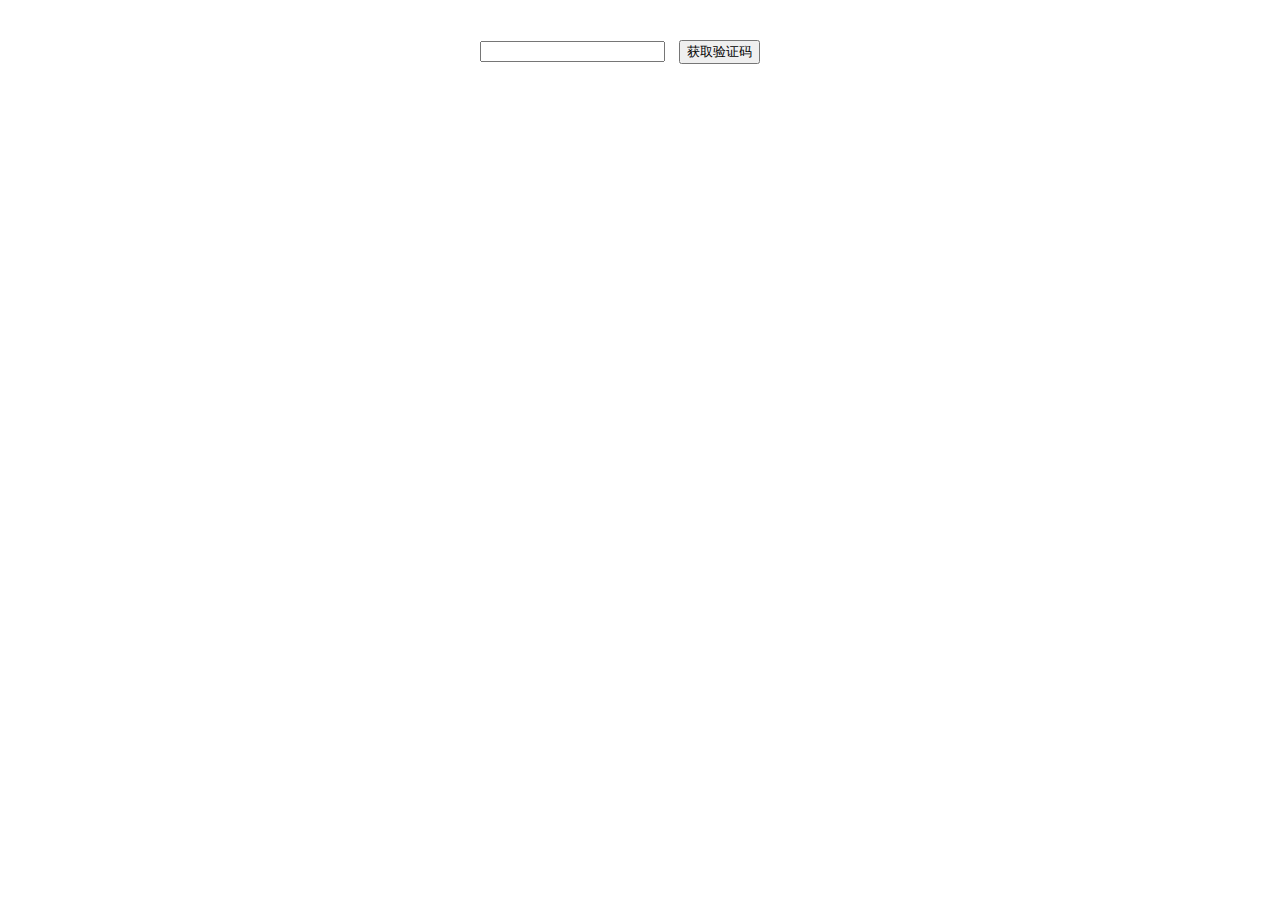
<file: 验证码倒计时/index.html>
<!DOCTYPE html PUBLIC "-//W3C//DTD XHTML 1.0 Transitional//EN" "http://www.w3.org/TR/xhtml1/DTD/xhtml1-transitional.dtd">
<html xmlns="http://www.w3.org/1999/xhtml">
<head>
<meta http-equiv="Content-Type" content="text/html; charset=utf-8" />
<head>
<title></title>

<script type="text/javascript" src="js/jquery-1.7.2.min.js"></script>

	<script type="text/javascript">
        var InterValObj1; //timer变量，控制时间
        var count1 = 60; //间隔函数，1秒执行
        var num;//当前剩余秒数
        var code1 = ""; //验证码
        var codeLength = 6;//验证码长度
        function senddata() {
            num = count1;
            var dealType; //验证方式
            var uid=$("#uid").val();//用户uid
            if ($("#phone").attr("checked") == true) {
                dealType = "phone";
            }
            else {
                dealType = "email";
            }
//产生验证码
            for (var i = 0; i < codeLength; i++) {
                code1 += parseInt(Math.random() * 9).toString();
            }
//设置button效果，开始计时
            $("#btnSend").attr("disabled", "true");
            $("#btnSend").val( + num + "秒再获取");
            InterValObj1 = window.setInterval(shijian, 1000); //启动计时器，1秒执行一次
//向后台发送处理数据
            $.ajax({
                type: "POST", //用POST方式传输
                dataType: "text", //数据格式:JSON
                url: 'Login.ashx', //目标地址
                data: "dealType=" + dealType +"&uid=" + uid + "&code=" + code,
                error: function (XMLHttpRequest, textStatus, errorThrown) { },
                success: function (msg){ }
            });
        }
        //timer处理函数
        function shijian() {
            if (num == 0) {
                window.clearInterval(InterValObj1);//停止计时器
                $("#btnSend").removeAttr("disabled");//启用按钮
                $("#btnSend").val("重新发送验证码");
                code1 = ""; //清除验证码。如果不清除，过时间后，输入收到的验证码依然有效
            }
            else {
                num--;
                $("#btnSend").val( + num + "秒再获取");
            }
        }
	</script>

</head>
<body>
		
		<div style="width:320px;margin:40px auto 0 auto;">
			<input type="text" style="margin-right: 10px;" class="" />
			<input id="btnSend" type="button" value="获取验证码" onClick="senddata()" />
		</div>
		
</body>
</html>
</file>
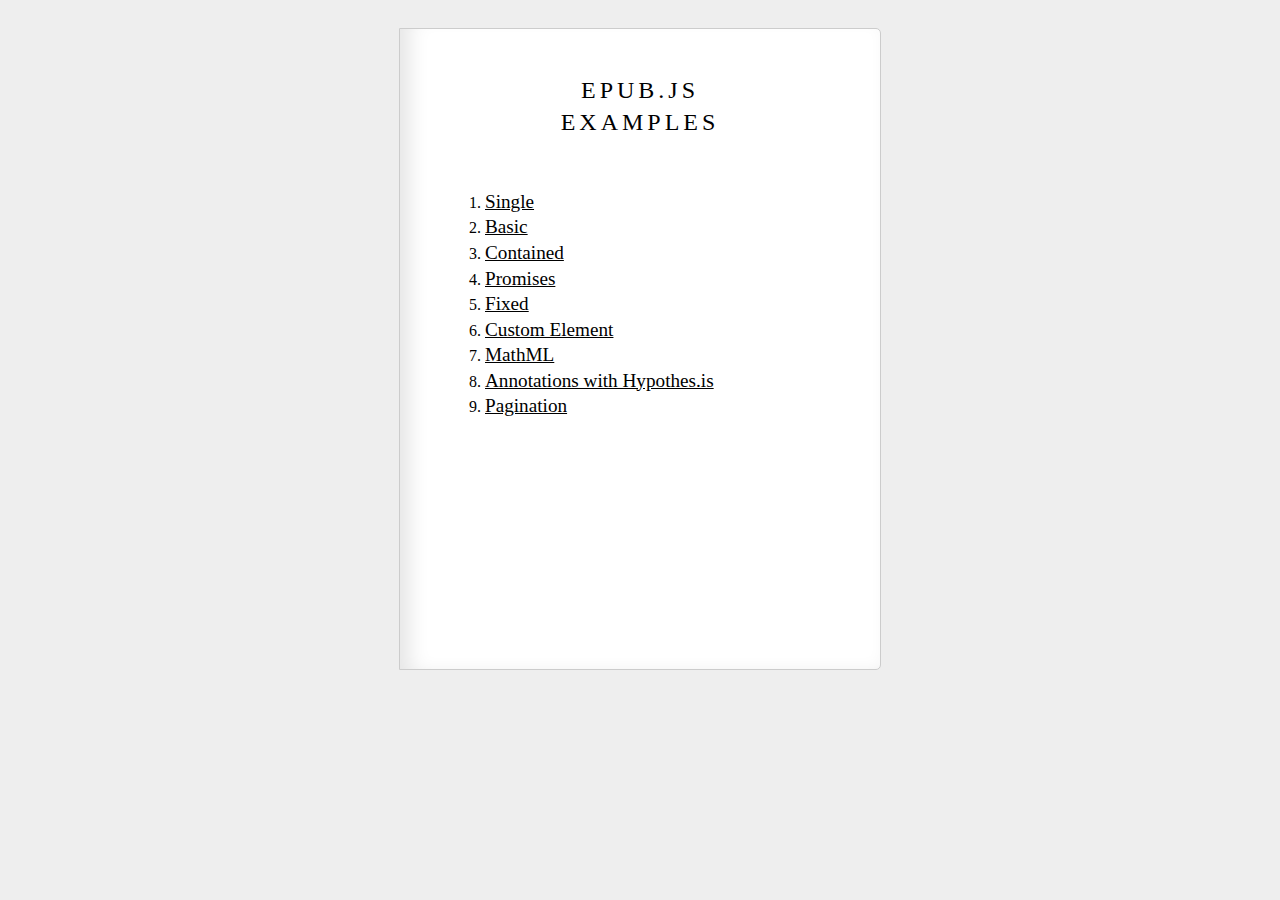
<file: epub/epub/index.html>
<!DOCTYPE html>
<html class="no-js">
    <head>
        <meta charset="utf-8">
        <meta http-equiv="X-UA-Compatible" content="IE=edge,chrome=1">
        <title>ePubJS Examples</title>
        <meta name="description" content="">
        <meta name="viewport" content="width=device-width">
        <meta name="apple-mobile-web-app-capable" content="yes">

        <style type="text/css">

          body {
            overflow: auto;
            background: #eee;
          }

          #wrapper {
            width: 480px;
            height: 640px;
            overflow: hidden;
            border: 1px solid #ccc;
            margin: 28px auto;
            background: #fff;
            border-radius: 0 5px 5px 0;
          }

          #area {
            width: 480px;
            height: 660px;
            margin: -30px auto;
            -moz-box-shadow:      inset 10px 0 20px rgba(0,0,0,.1);
            -webkit-box-shadow:   inset 10px 0 20px rgba(0,0,0,.1);
            box-shadow:           inset 10px 0 20px rgba(0,0,0,.1);
          }

          #area iframe {
            padding: 40px 40px;
          }

          body {
            font-size: 1em;
            line-height: 1.33em;
            font-family: serif;

          }
          h1 {
            text-align: center;
            font-size: 1.5em;
            line-height: 1.33em;
            text-align: center;
            padding-bottom: 0em;
            text-align: center;
            text-transform: uppercase;
            font-weight: normal;
            letter-spacing: 4px;
            padding-top: 60px;
          }

          ol {
            width: 350px;
            margin: 50px auto;
            /*font-family: sans-serif;*/
          }

          a {
            font-size: 1.2em;
            line-height: 1.33em;
            color: #000;
          }
        </style>


    </head>
    <body>
        <div id="main">
          <div id="wrapper">
            <div id="area">

              <h1>EPUB.js<br>Examples</h1>
              <ol>
                <li><a href="examples/single.html">Single</a></li>
                <li><a href="examples/basic.html">Basic</a></li>
                <li><a href="examples/contained.html">Contained</a></li>
                <li><a href="examples/promises.html">Promises</a></li>
                <li><a href="examples/fixed.html">Fixed</a></li>
                <li><a href="examples/custom-elements.html">Custom Element</a></li>
                <li><a href="examples/mathml.html">MathML</a></li>
                <li><a href="examples/hypothesis.html">Annotations with Hypothes.is</a></li>
                <li><a href="examples/pagination.html">Pagination</a></li>
              </ol>

            </div>
          </div>
        </div>


    </body>
</html>
</file>
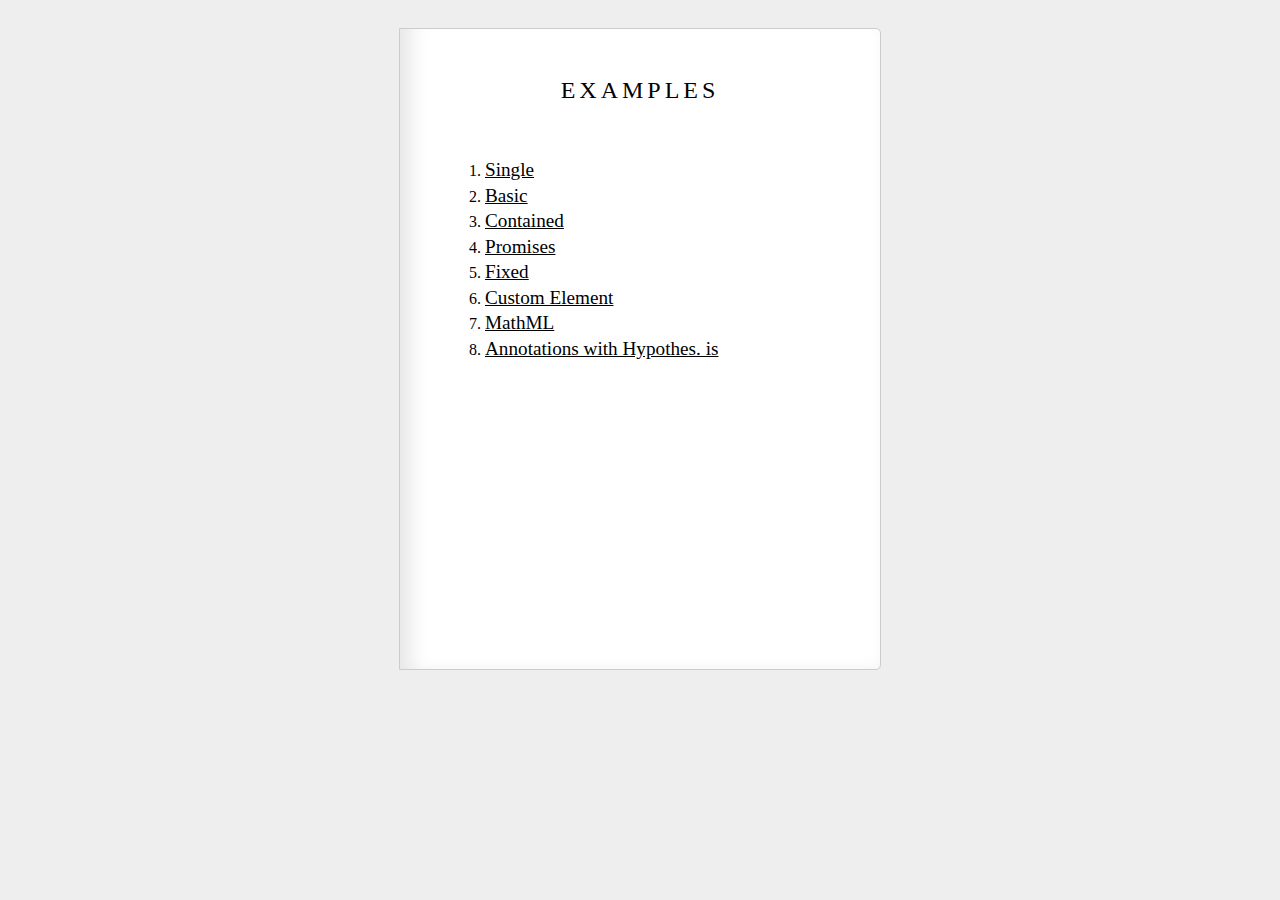
<file: epub/epub/examples/index.html>
<!DOCTYPE html>
<html class="no-js">
    <head>
        <meta charset="utf-8">
        <meta http-equiv="X-UA-Compatible" content="IE=edge,chrome=1">
        <title>ePubJS Examples</title>
        <meta name="description" content="">
        <meta name="viewport" content="width=device-width">
        <meta name="apple-mobile-web-app-capable" content="yes">

        <style type="text/css">

          body {
            overflow: auto;
            background: #eee;
          }

          #wrapper {
            width: 480px;
            height: 640px;
            overflow: hidden;
            border: 1px solid #ccc;
            margin: 28px auto;
            background: #fff;
            border-radius: 0 5px 5px 0;
          }

          #area {
            width: 480px;
            height: 660px;
            margin: -30px auto;
            -moz-box-shadow:      inset 10px 0 20px rgba(0,0,0,.1);
            -webkit-box-shadow:   inset 10px 0 20px rgba(0,0,0,.1);
            box-shadow:           inset 10px 0 20px rgba(0,0,0,.1);
          }

          #area iframe {
            padding: 40px 40px;
          }

          body {
            font-size: 1em;
            line-height: 1.33em;
            font-family: serif;

          }
          h1 {
            text-align: center;
            font-size: 1.5em;
            line-height: 1.33em;
            text-align: center;
            padding-bottom: 0em;
            text-align: center;
            text-transform: uppercase;
            font-weight: normal;
            letter-spacing: 4px;
            padding-top: 60px;
          }

          ol {
            width: 350px;
            margin: 50px auto;
            /*font-family: sans-serif;*/
          }

          a {
            font-size: 1.2em;
            line-height: 1.33em;
            color: #000;
          }
        </style>


    </head>
    <body>
        <div id="main">
          <div id="wrapper">
            <div id="area">

              <h1>Examples</h1>
              <ol>
                <li><a href="single.html">Single</a></li>
                <li><a href="basic.html">Basic</a></li>
                <li><a href="contained.html">Contained</a></li>
                <li><a href="promises.html">Promises</a></li>
                <li><a href="fixed.html">Fixed</a></li>
                <li><a href="custom-elements.html">Custom Element</a></li>
                <li><a href="mathml.html">MathML</a></li>
                <li><a href="hypothesis.html">Annotations with Hypothes. is</a></li>
              </ol>

            </div>
          </div>
        </div>


    </body>
</html>
</file>
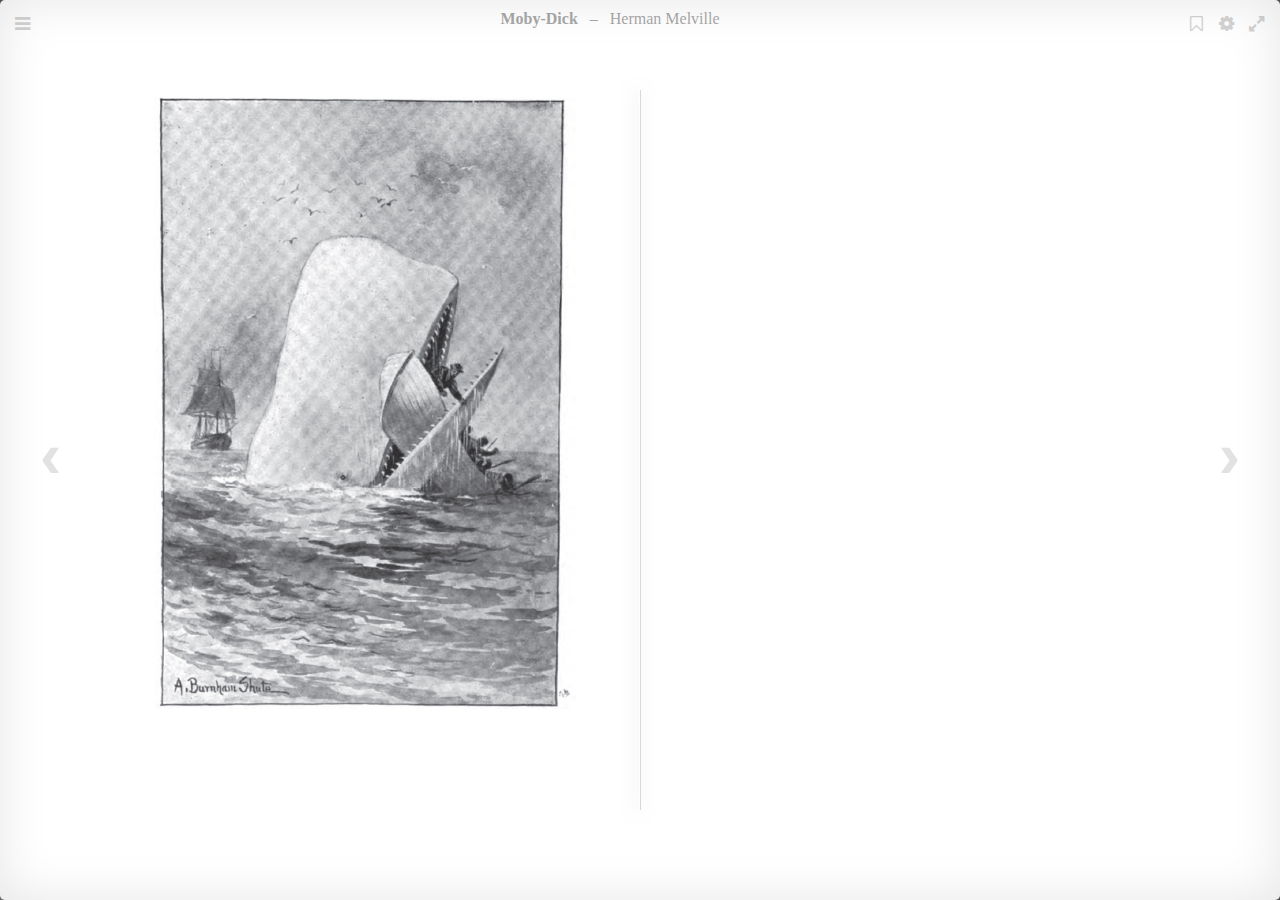
<file: epub/epub/reader/index.html>
<!DOCTYPE html>
<html class="no-js">
    <head>
        <meta charset="utf-8">
        <meta http-equiv="X-UA-Compatible" content="IE=edge,chrome=1">
        <title></title>
        <meta name="description" content="">
        <meta name="viewport" content="width=device-width, user-scalable=no">
        <meta name="apple-mobile-web-app-capable" content="yes">

        <link rel="stylesheet" href="css/normalize.css">
        <link rel="stylesheet" href="css/main.css">
        <link rel="stylesheet" href="css/popup.css">

        <script src="js/libs/jquery.min.js"></script>

        <script src="js/libs/zip.min.js"></script>

        <script>
            "use strict";

            document.onreadystatechange = function () {
              if (document.readyState == "complete") {
                EPUBJS.filePath = "js/libs/";
                EPUBJS.cssPath = window.location.href.replace(window.location.hash, '').replace('index.html', '') + "css/";
                // fileStorage.filePath = EPUBJS.filePath;

                window.reader = ePubReader("moby-dick/");
              }
            };

        </script>

        <!-- File Storage -->
        <!-- <script src="js/libs/localforage.min.js"></script> -->

        <!-- Full Screen -->
        <script src="js/libs/screenfull.min.js"></script>

        <!-- Render -->
        <script src="js/epub.min.js"></script>

        <!-- Hooks -->
        <script src="js/hooks.min.js"></script>

        <!-- Reader -->
        <script src="js/reader.min.js"></script>

        <!-- Plugins -->
        <!-- <script src="js/plugins/search.js"></script> -->

        <!-- Highlights -->
        <!-- <script src="js/libs/jquery.highlight.js"></script> -->
        <!-- <script src="js/hooks/extensions/highlight.js"></script> -->

    </head>
    <body>
      <div id="sidebar">
        <div id="panels">
          <input id="searchBox" placeholder="search" type="search">

          <a id="show-Search" class="show_view icon-search" data-view="Search">Search</a>
          <a id="show-Toc" class="show_view icon-list-1 active" data-view="Toc">TOC</a>
          <a id="show-Bookmarks" class="show_view icon-bookmark" data-view="Bookmarks">Bookmarks</a>
          <a id="show-Notes" class="show_view icon-edit" data-view="Notes">Notes</a>

        </div>
        <div id="tocView" class="view">
        </div>
        <div id="searchView" class="view">
          <ul id="searchResults"></ul>
        </div>
        <div id="bookmarksView" class="view">
          <ul id="bookmarks"></ul>
        </div>
        <div id="notesView" class="view">
          <div id="new-note">
            <textarea id="note-text"></textarea>
            <button id="note-anchor">Anchor</button>
          </div>
          <ol id="notes"></ol>
        </div>
      </div>
      <div id="main">

        <div id="titlebar">
          <div id="opener">
            <a id="slider" class="icon-menu">Menu</a>
          </div>
          <div id="metainfo">
            <span id="book-title"></span>
            <span id="title-seperator">&nbsp;&nbsp;–&nbsp;&nbsp;</span>
            <span id="chapter-title"></span>
          </div>
          <div id="title-controls">
            <a id="bookmark" class="icon-bookmark-empty">Bookmark</a>
            <a id="setting" class="icon-cog">Settings</a>
            <a id="fullscreen" class="icon-resize-full">Fullscreen</a>
          </div>
        </div>

        <div id="divider"></div>
        <div id="prev" class="arrow">‹</div>
        <div id="viewer"></div>
        <div id="next" class="arrow">›</div>

        <div id="loader"><img src="img/loader.gif"></div>
      </div>
      <div class="modal md-effect-1" id="settings-modal">
          <div class="md-content">
              <h3>Settings</h3>
              <div>
                  <p>
                    <input type="checkbox" id="sidebarReflow" name="sidebarReflow">Reflow text when sidebars are open.
                  </p>
              </div>
              <div class="closer icon-cancel-circled"></div>
          </div>
      </div>
      <div class="overlay"></div>
    </body>
</html>
</file>
<file: epub/epub/reader/css/main.css>
@font-face {
  font-family: 'fontello';
  src: url('../font/fontello.eot?60518104');
  src: url('../font/fontello.eot?60518104#iefix') format('embedded-opentype'),
       url('../font/fontello.woff?60518104') format('woff'),
       url('../font/fontello.ttf?60518104') format('truetype'),
       url('../font/fontello.svg?60518104#fontello') format('svg');
  font-weight: normal;
  font-style: normal;
}

body {
  background: #4e4e4e;
  overflow: hidden;
}

#main {
  /* height: 500px; */
  position: absolute;
  width: 100%;
  height: 100%;
  right: 0;
  /* left: 40px; */
/*   -webkit-transform: translate(40px, 0);
  -moz-transform: translate(40px, 0); */

  /* border-radius: 5px 0px 0px 5px; */
  border-radius: 5px;
  background: #fff;
  overflow: hidden;
  -webkit-transition: -webkit-transform .4s, width .2s;
  -moz-transition: -webkit-transform .4s, width .2s;
  -ms-transition: -webkit-transform .4s, width .2s;

  -moz-box-shadow:    inset 0 0 50px rgba(0,0,0,.1);
  -webkit-box-shadow: inset 0 0 50px rgba(0,0,0,.1);
  -ms-box-shadow: inset 0 0 50px rgba(0,0,0,.1);
  box-shadow:         inset 0 0 50px rgba(0,0,0,.1);
}


#titlebar {
  height: 8%;
  min-height: 20px;
  padding: 10px;
  /* margin: 0 50px 0 50px; */
  position: relative;
  color: #4f4f4f;
  font-weight: 100;
  font-family: Georgia, "Times New Roman", Times, serif;
  opacity: .5;
  text-align: center;
  -webkit-transition: opacity .5s;
  -moz-transition: opacity .5s;
  -ms-transition: opacity .5s;
  z-index: 10;
}

#titlebar:hover {
  opacity: 1;
}

#titlebar a {
  width: 18px;
  height: 19px;
  line-height: 20px;
  overflow: hidden;
  display: inline-block;
  opacity: .5;
  padding: 4px;
  border-radius: 4px;
}

#titlebar a::before {
  visibility: visible;
}

#titlebar a:hover {
  opacity: .8;
  border: 1px rgba(0,0,0,.2) solid;
  padding: 3px;
}

#titlebar a:active {
  opacity: 1;
  color: rgba(0,0,0,.6);
  /* margin: 1px -1px -1px 1px; */
  -moz-box-shadow:    inset 0 0 6px rgba(155,155,155,.8);
  -webkit-box-shadow: inset 0 0 6px rgba(155,155,155,.8);
  -ms-box-shadow: inset 0 0 6px rgba(155,155,155,.8);
  box-shadow: inset 0 0 6px rgba(155,155,155,.8);
}

#book-title {
  font-weight: 600;
}

#title-seperator {
  display: none;
}

#viewer {
  width: 80%;
  height: 80%;
  /* margin-left: 10%; */
  margin: 0 auto;
  max-width: 1250px;
  z-index: 2;
  position: relative;
  overflow: hidden;
}

#viewer iframe {
  border: none;
}

#prev {
  left: 40px;
}

#next {
  right: 40px;
}

.arrow {
  position: absolute;
  top: 50%;
  margin-top: -32px;
  font-size: 64px;
  color: #E2E2E2;
  font-family: arial, sans-serif;
  font-weight: bold;
  cursor: pointer;
  -webkit-user-select: none;
  -khtml-user-select: none;
  -moz-user-select: none;
  -ms-user-select: none;
  user-select: none;
}

.arrow:hover {
  color: #777;
}

.arrow:active,
.arrow.active {
  color: #000;
}

#sidebar {
  background: #6b6b6b;
  position: absolute;
  /* left: -260px; */
  /* -webkit-transform: translate(-260px, 0);
  -moz-transform: translate(-260px, 0); */
  top: 0;
  min-width: 300px;
  width: 25%;
  height: 100%;
  -webkit-transition: -webkit-transform .5s;
  -moz-transition: -moz-transform .5s;
  -ms-transition: -moz-transform .5s;

  overflow: hidden;
}

#sidebar.open {
 /* left: 0; */
 /* -webkit-transform: translate(0, 0);
 -moz-transform: translate(0, 0); */
}

#main.closed {
  /* left: 300px; */
  -webkit-transform: translate(300px, 0);
  -moz-transform: translate(300px, 0);
  -ms-transform: translate(300px, 0);
}

#main.single {
  width: 75%;
}

#main.single #viewer {
  /* width: 60%;
  margin-left: 20%; */
}

#panels {
  background: #4e4e4e;
  position: absolute;
  left: 0;
  top: 0;
  width: 100%;
  padding: 13px 0;
  height: 14px;
  -moz-box-shadow: 0px 1px 3px rgba(0,0,0,.6);
  -webkit-box-shadow: 0px 1px 3px rgba(0,0,0,.6);
  -ms-box-shadow: 0px 1px 3px rgba(0,0,0,.6);
  box-shadow: 0px 1px 3px rgba(0,0,0,.6);
}

#opener {
  /* padding: 10px 10px; */
  float: left;
}

/* #opener #slider {
  width: 25px;
} */

#metainfo {
  display: inline-block;
  text-align: center;
  max-width: 80%;
}

#title-controls {
  float: right;
}

#panels a {
  visibility: hidden;
  width: 18px;
  height: 20px;
  overflow: hidden;
  display: inline-block;
  color: #ccc;
  margin-left: 6px;
}

#panels a::before {
  visibility: visible;
}

#panels a:hover {
  color: #AAA;
}

#panels a:active {
  color: #AAA;
  margin: 1px 0 -1px 6px;
}

#panels a.active,
#panels a.active:hover {
  color: #AAA;
}

#searchBox {
  width: 165px;
  float: left;
  margin-left: 10px;
  margin-top: -1px;
  /*
  border-radius: 5px;
  background: #9b9b9b;
  float: left;
  margin-left: 5px;
  margin-top: -5px;
  padding: 3px 10px;
  color: #000;
  border: none;
  outline: none; */

}

input::-webkit-input-placeholder {
    color: #454545;
}
input:-moz-placeholder {
    color: #454545;
}
input:-ms-placeholder {
    color: #454545;
}

#divider {
  position: absolute;
  width: 1px;
  border-right: 1px #000 solid;
  height: 80%;
  z-index: 1;
  left: 50%;
  margin-left: -1px;
  top: 10%;
  opacity: .15;
  box-shadow: -2px 0 15px rgba(0, 0, 0, 1);
  display: none;
}

#divider.show {
  display: block;
}

#loader {
  position: absolute;
  z-index: 10;
  left: 50%;
  top: 50%;
  margin: -33px 0 0 -33px;
}

#tocView,
#bookmarksView {
  overflow-x: hidden;
  overflow-y: hidden;
  min-width: 300px;
  width: 25%;
  height: 100%;
  visibility: hidden;
  -webkit-transition: visibility 0 ease .5s;
  -moz-transition: visibility 0 ease .5s;
  -ms-transition: visibility 0 ease .5s;
}



#sidebar.open #tocView,
#sidebar.open #bookmarksView {
  overflow-y: auto;
  visibility: visible;
  -webkit-transition: visibility 0 ease 0;
  -moz-transition: visibility 0 ease 0;
  -ms-transition: visibility 0 ease 0;
}

#sidebar.open #tocView {
  display: block;
}

#tocView > ul,
#bookmarksView > ul {
  margin-top: 15px;
  margin-bottom: 50px;
  padding-left: 20px;
  display: block;
}

#tocView li,
#bookmarksView li {
  margin-bottom:10px;
  width: 225px;
  font-family: Georgia, "Times New Roman", Times, serif;
  list-style: none;
  text-transform: capitalize;
}

#tocView li:active,
#tocView li.currentChapter
{
  list-style: none;
}

.list_item a {
  color: #AAA;
  text-decoration: none;
}

.list_item a.chapter {
  font-size: 1em;
}

.list_item a.section {
  font-size: .8em;
}

.list_item.currentChapter > a,
.list_item a:hover {
  color: #f1f1f1
}

/* #tocView li.openChapter > a, */
.list_item a:hover {
  color: #E2E2E2;
}

.list_item ul {
  padding-left:10px;
  margin-top: 8px;
  display: none;
}

.list_item.currentChapter > ul,
.list_item.openChapter > ul {
  display: block;
}

#tocView.hidden {
  display: none;
}

.toc_toggle {
  display: inline-block;
  width: 14px;
  cursor: pointer;
  -webkit-user-select: none;
  -moz-user-select: none;
  -ms-user-select: none;
  user-select: none;
}

.toc_toggle:before {
  content: '▸';
  color: #fff;
  margin-right: -4px;
}

.currentChapter > .toc_toggle:before,
.openChapter > .toc_toggle:before {
  content: '▾';
}

.view {
  width: 300px;
  height: 100%;
  display: none;
  padding-top: 50px;
  overflow-y: auto;
}

#searchResults {
  margin-bottom: 50px;
  padding-left: 20px;
  display: block;
}

#searchResults li {
  margin-bottom:10px;
  width: 225px;
  font-family: Georgia, "Times New Roman", Times, serif;
  list-style: none;
}

#searchResults a {
  color: #AAA;
  text-decoration: none;
}

#searchResults p {
  text-decoration: none;
  font-size: 12px;
  line-height: 16px;
}

#searchResults p .match {
  background: #ccc;
  color: #000;
}

#searchResults li > p {
  color: #AAA;
}

#searchResults li a:hover {
  color: #E2E2E2;
}

#searchView.shown {
  display: block;
  overflow-y: scroll;
}

#notes {
 padding: 0 0 0 34px;
}

#notes li {
  color: #eee;
  font-size: 12px;
  width: 240px;
  border-top: 1px #fff solid;
  padding-top: 6px;
  margin-bottom: 6px;
}

#notes li a {
  color: #fff;
  display: inline-block;
  margin-left: 6px;
}

#notes li a:hover {
  text-decoration: underline;
}

#notes li img {
  max-width: 240px;
}

#note-text {
  display: block;
  width: 260px;
  height: 80px;
  margin: 0 auto;
  padding: 5px;
  border-radius: 5px;
}

#note-text[disabled], #note-text[disabled="disabled"]{
    opacity: .5;
}

#note-anchor {
  margin-left: 218px;
  margin-top: 5px;
}

#settingsPanel {
  display:none;
}

#settingsPanel h3 {
  color:#f1f1f1;
  font-family:Georgia, "Times New Roman", Times, serif;
  margin-bottom:10px;
}

#settingsPanel ul {
  margin-top:60px;
  list-style-type:none;
}

#settingsPanel li {
  font-size:1em;
  color:#f1f1f1;
}

#settingsPanel .xsmall {  font-size:x-small; }
#settingsPanel .small {  font-size:small; }
#settingsPanel .medium {  font-size:medium; }
#settingsPanel .large {  font-size:large; }
#settingsPanel .xlarge {  font-size:x-large; }

.highlight { background-color: yellow }

.modal {
  position: fixed;
  top: 50%;
  left: 50%;
  width: 50%;
  width: 630px;

  height: auto;
  z-index: 2000;
  visibility: hidden;
  margin-left: -320px;
  margin-top: -160px;

}

.overlay {
  position: fixed;
  width: 100%;
  height: 100%;
  visibility: hidden;
  top: 0;
  left: 0;
  z-index: 1000;
  opacity: 0;
  background: rgba(255,255,255,0.8);
  -webkit-transition: all 0.3s;
  -moz-transition: all 0.3s;
  -ms-transition: all 0.3s;
  transition: all 0.3s;
}

.md-show {
    visibility: visible;
}

.md-show ~ .overlay {
    opacity: 1;
    visibility: visible;
}

/* Content styles */
.md-content {
  color: #fff;
  background: #6b6b6b;
  position: relative;
  border-radius: 3px;
  margin: 0 auto;
  height: 320px;
}

.md-content h3 {
  margin: 0;
  padding: 6px;
  text-align: center;
  font-size: 22px;
  font-weight: 300;
  opacity: 0.8;
  background: rgba(0,0,0,0.1);
  border-radius: 3px 3px 0 0;
}

.md-content > div {
  padding: 15px 40px 30px;
  margin: 0;
  font-weight: 300;
  font-size: 14px;
}

.md-content > div p {
  margin: 0;
  padding: 10px 0;
}

.md-content > div ul {
  margin: 0;
  padding: 0 0 30px 20px;
}

.md-content > div ul li {
  padding: 5px 0;
}

.md-content button {
  display: block;
  margin: 0 auto;
  font-size: 0.8em;
}

/* Effect 1: Fade in and scale up */
.md-effect-1 .md-content {
  -webkit-transform: scale(0.7);
  -moz-transform: scale(0.7);
  -ms-transform: scale(0.7);
  transform: scale(0.7);
  opacity: 0;
  -webkit-transition: all 0.3s;
  -moz-transition: all 0.3s;
  -ms-transition: all 0.3s;
  transition: all 0.3s;
}

.md-show.md-effect-1 .md-content {
  -webkit-transform: scale(1);
  -moz-transform: scale(1);
  -ms-transform: scale(1);
  transform: scale(1);
  opacity: 1;
}

.md-content > .closer {
  font-size: 18px;
  position: absolute;
  right: 0;
  top: 0;
  font-size: 24px;
  padding: 4px;
}

@media only screen and (max-width: 1040px) {
  #viewer{
    width: 50%;
    margin-left: 25%;
  }

  #divider,
  #divider.show {
    display: none;
  }
}

@media only screen and (max-width: 900px) {
  #viewer{
    width: 60%;
    margin-left: 20%;
  }

  #prev {
    left: 20px;
  }

  #next {
    right: 20px;
  }
}

@media only screen and (max-width: 550px) {
  #viewer{
    width: 80%;
    margin-left: 10%;
  }

  #prev {
    left: 0;
  }

  #next {
    right: 0;
  }

  .arrow {
    height: 100%;
    top: 45px;
    width: 10%;
    text-indent: -10000px;
  }

  #main {
    -webkit-transform: translate(0, 0);
    -moz-transform: translate(0, 0);
    -ms-transform: translate(0, 0);
    -webkit-transition: -webkit-transform .3s;
    -moz-transition: -moz-transform .3s;
    -ms-transition: -moz-transform .3s;
  }

  #main.closed {
    -webkit-transform: translate(260px, 0);
    -moz-transform: translate(260px, 0);
    -ms-transform: translate(260px, 0);
  }

  #titlebar {
    /* font-size: 16px; */
    /* margin: 0 50px 0 50px; */
  }

  #metainfo {
    font-size: 10px;
  }

  #tocView {
    width: 260px;
  }

  #tocView li {
    font-size: 12px;
  }

  #tocView > ul{
    padding-left: 10px;
  }
}


/* For iPad portrait layouts only */
@media only screen and (min-device-width: 481px) and (max-device-width: 1024px) and (orientation: portrait) {
    #viewer iframe {
        width: 460px;
        height: 740px;
    }
}
 /*For iPad landscape layouts only */
@media only screen and (min-device-width: 481px) and (max-device-width: 1024px) and (orientation: landscape) {
    #viewer iframe {
        width: 460px;
        height: 415px;
    }
}
/* For iPhone portrait layouts only */
@media only screen and (max-device-width: 480px) and (orientation: portrait) {
    #viewer {
      width: 256px;
      height: 432px;
    }
    #viewer iframe {
       width: 256px;
       height: 432px;
    }
}
/* For iPhone landscape layouts only */
@media only screen and (max-device-width: 480px) and (orientation: landscape) {
    #viewer iframe {
        width: 256px;
        height: 124px;
    }
}

[class^="icon-"]:before, [class*=" icon-"]:before {
    font-family: "fontello";
    font-style: normal;
    font-weight: normal;
    speak: none;

    display: inline-block;
    text-decoration: inherit;
    width: 1em;
    margin-right: .2em;
    text-align: center;
    /* opacity: .8; */

    /* For safety - reset parent styles, that can break glyph codes*/
    font-variant: normal;
    text-transform: none;

    /* you can be more comfortable with increased icons size */
    font-size: 112%;
}


.icon-search:before { content: '\e807'; } /* '' */
.icon-resize-full-1:before { content: '\e804'; } /* '' */
.icon-cancel-circled2:before { content: '\e80f'; } /* '' */
.icon-link:before { content: '\e80d'; } /* '' */
.icon-bookmark:before { content: '\e805'; } /* '' */
.icon-bookmark-empty:before { content: '\e806'; } /* '' */
.icon-download-cloud:before { content: '\e811'; } /* '' */
.icon-edit:before { content: '\e814'; } /* '' */
.icon-menu:before { content: '\e802'; } /* '' */
.icon-cog:before { content: '\e813'; } /* '' */
.icon-resize-full:before { content: '\e812'; } /* '' */
.icon-cancel-circled:before { content: '\e80e'; } /* '' */
.icon-up-dir:before { content: '\e80c'; } /* '' */
.icon-right-dir:before { content: '\e80b'; } /* '' */
.icon-angle-right:before { content: '\e809'; } /* '' */
.icon-angle-down:before { content: '\e80a'; } /* '' */
.icon-right:before { content: '\e815'; } /* '' */
.icon-list-1:before { content: '\e803'; } /* '' */
.icon-list-numbered:before { content: '\e801'; } /* '' */
.icon-columns:before { content: '\e810'; } /* '' */
.icon-list:before { content: '\e800'; } /* '' */
.icon-resize-small:before { content: '\e808'; } /* '' */
</file>
<file: epub/epub/reader/css/popup.css>
/* http://davidwalsh.name/css-tooltips */
/* base CSS element */
.popup {
  background: #eee;
  border: 1px solid #ccc;
  padding: 10px;
  border-radius: 8px;
  box-shadow: 0 2px 5px rgba(0, 0, 0, 0.2);
  position: fixed;
  max-width: 300px;
  font-size: 12px;
  
  display: none;
  margin-left: 2px;
  
  margin-top: 30px;
}

.popup.above {
  margin-top: -10px;
}

.popup.left {
  margin-left: -20px;
}

.popup.right {
  margin-left: 40px;
}

.pop_content {
  max-height: 225px;
  overflow-y: auto;
}

.pop_content > p {
  margin-top: 0;
}

/* below */
.popup:before {
  position: absolute;
  display: inline-block;
  border-bottom: 10px solid #eee;
  border-right: 10px solid transparent;
  border-left: 10px solid transparent;
  border-bottom-color: rgba(0, 0, 0, 0.2);
  left: 50%;
  top: -10px;
  margin-left: -6px;
  content: '';
}

.popup:after {
  position: absolute;
  display: inline-block;
  border-bottom: 9px solid #eee;
  border-right: 9px solid transparent;
  border-left: 9px solid transparent;
  left: 50%;
  top: -9px;
  margin-left: -5px;
  content: '';
}

/* above */
.popup.above:before {
  border-bottom: none;
  border-top: 10px solid #eee;
  border-top-color: rgba(0, 0, 0, 0.2);
  top: 100%;
}

.popup.above:after {
  border-bottom: none;
  border-top: 9px solid #eee;
  top: 100%;
}

.popup.left:before,
.popup.left:after
{
  left: 20px;
}

.popup.right:before,
.popup.right:after
{
  left: auto;
  right: 20px;
}


.popup.show, .popup.on {
  display: block;
}
</file>
